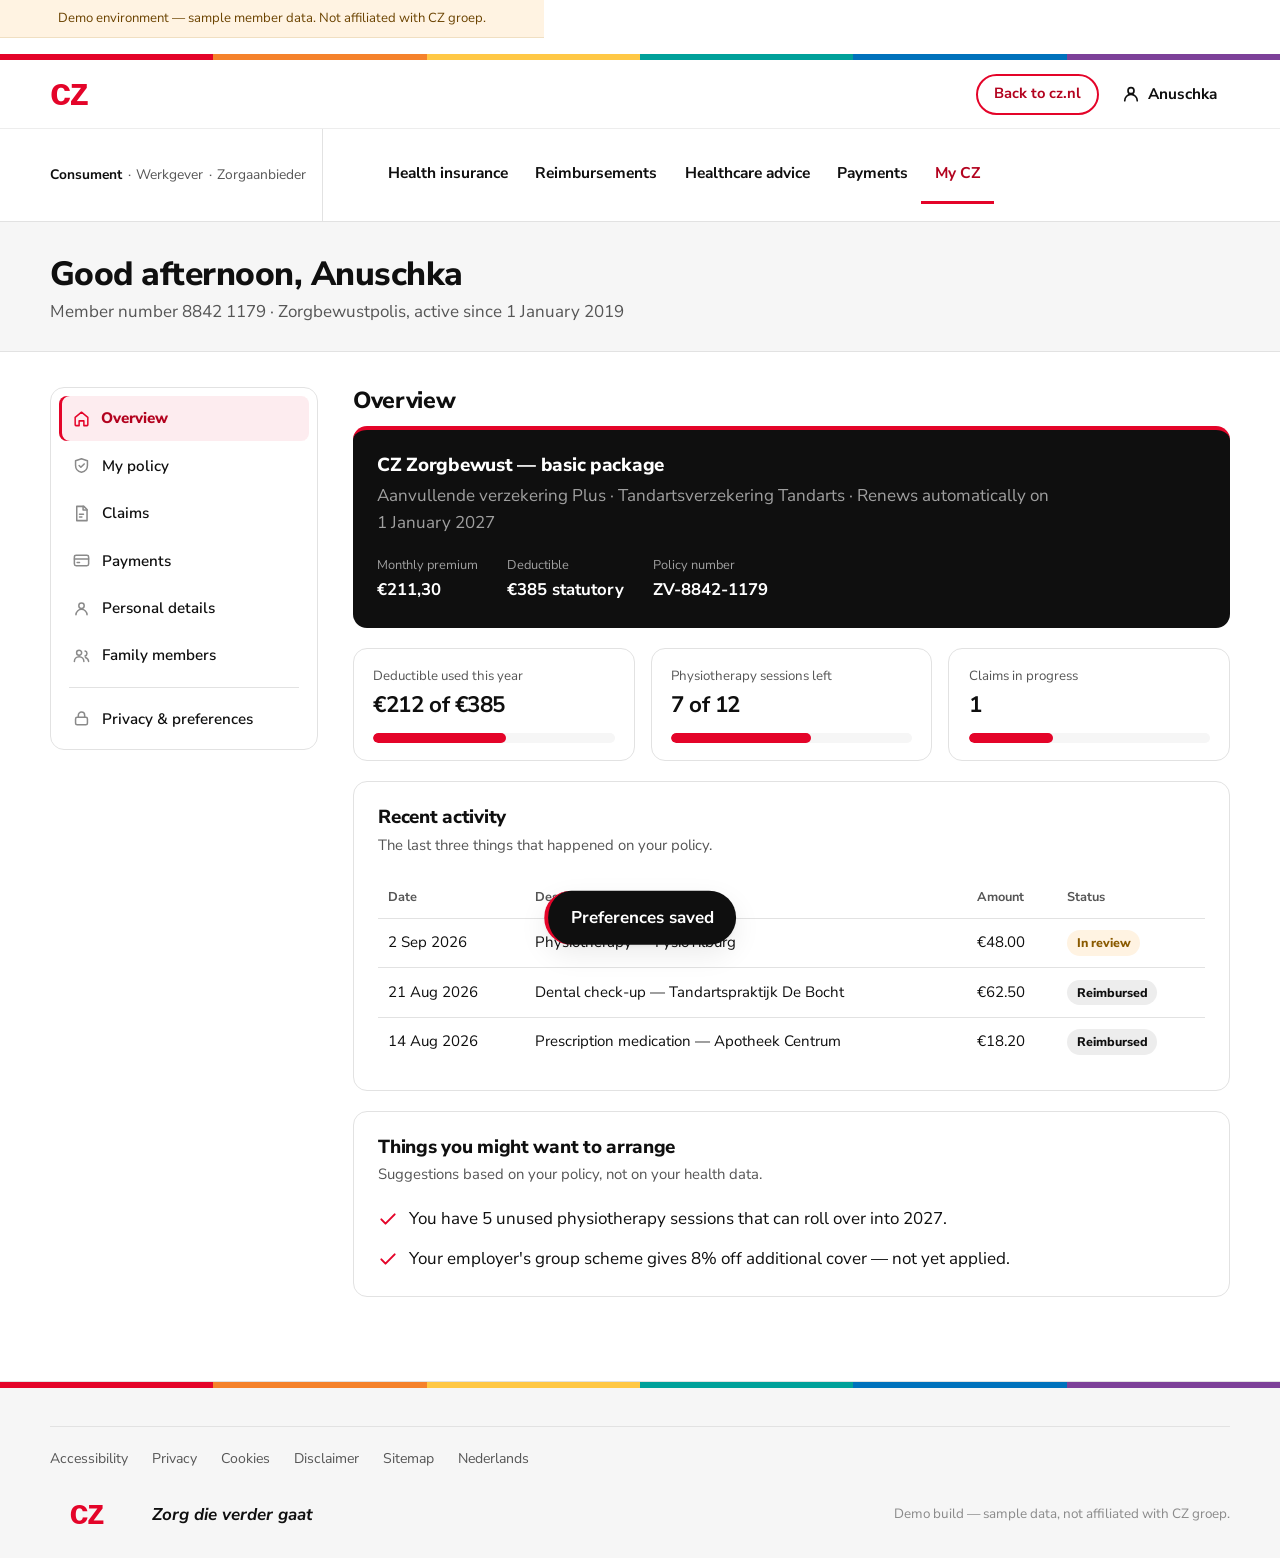
<file: mijn-cz.html>
<!DOCTYPE html>
<!-- DEMO ENVIRONMENT — NOT AFFILIATED WITH CZ GROEP. For product demonstration purposes only. -->
<html lang="en">
<head>
<meta charset="utf-8">
<meta name="viewport" content="width=device-width, initial-scale=1">
<meta name="robots" content="noindex, nofollow">
<title>My CZ — Anuschka Mader (demo)</title>

<!-- =====================================================================
     SCRIPT SLOT — intentionally empty (no cookie banner in this build).
     ================================================================== -->

<link rel="preconnect" href="https://fonts.googleapis.com">
<link rel="preconnect" href="https://fonts.gstatic.com" crossorigin>
<link href="https://fonts.googleapis.com/css2?family=Nunito+Sans:ital,opsz,wght@0,6..12,400;0,6..12,600;0,6..12,700;0,6..12,800&display=swap" rel="stylesheet">
<link rel="stylesheet" href="assets/css/site.css">
</head>
<body>

<div class="skip-links">
  <a href="#content">Naar de inhoud</a>
  <a href="#footer">Naar het einde</a>
</div>

<p class="demo-note">Demo environment — sample member data. Not affiliated with CZ groep.</p>

<header class="site-header">
  <div class="brandbar" aria-hidden="true"><i></i><i></i><i></i><i></i><i></i><i></i></div>
    <div class="wrap header-top">
    <a class="logo" href="index.html" aria-label="CZ, back to the homepage">
      <img src="https://www.cz.nl/resources/fe/images/logo.svg" alt="logo cz"
           width="96" height="40"
           onerror="this.onerror=null;this.src='assets/img/cz-logo.svg';">
    </a>
    <div class="header-tools">
      <button class="icon-btn nav-toggle" id="navToggle" aria-expanded="false" aria-controls="headerNav" aria-label="Menu">
        <svg width="20" height="20" viewBox="0 0 24 24" fill="none" stroke="currentColor" stroke-width="2" stroke-linecap="round"><path d="M3 6h18M3 12h18M3 18h18"/></svg>
      </button>
      <a class="btn btn--ghost btn--sm" href="index.html">Back to cz.nl</a>
      <a class="login-link" href="index.html">
        <svg width="20" height="20" viewBox="0 0 24 24" fill="none" stroke="currentColor" stroke-width="2" stroke-linecap="round"><circle cx="12" cy="8" r="3.6"/><path d="M4.5 20a7.5 7.5 0 0 1 15 0"/></svg>
        <span>Anuschka</span>
      </a>
    </div>
  </div>

  <div class="header-nav" id="headerNav">
    <div class="wrap nav-row">
      <div class="audience">
        <a href="index.html" aria-current="page">Consument</a> &middot;
        <a href="index.html">Werkgever</a> &middot;
        <a href="index.html">Zorgaanbieder</a>
      </div>
      <ul class="main-nav" id="mainNav">
        <li><a href="index.html#packages">Health insurance</a></li>
        <li><a href="index.html">Reimbursements</a></li>
        <li><a href="index.html#advice">Healthcare advice</a></li>
        <li><a href="index.html">Payments</a></li>
        <li><a href="mijn-cz.html" aria-current="page">My CZ</a></li>
      </ul>
    </div>
  </div>
</header>

<div class="account-hero">
  <div class="wrap">
    <h1>Good afternoon, Anuschka</h1>
    <p>Member number 8842 1179 &middot; Zorgbewustpolis, active since 1 January 2019</p>
  </div>
</div>

<main id="content">
<div class="wrap account-layout">

  <!-- SIDEBAR -->
  <nav class="account-nav" id="accountNav" role="tablist" aria-label="My CZ sections">
    <button role="tab" data-panel="overview" aria-selected="true">
      <svg width="19" height="19" viewBox="0 0 24 24" fill="none" stroke="currentColor" stroke-width="1.9" stroke-linecap="round" stroke-linejoin="round"><path d="M4 10.5 12 4l8 6.5V20a1 1 0 0 1-1 1h-4v-6H9v6H5a1 1 0 0 1-1-1Z"/></svg>
      Overview
    </button>
    <button role="tab" data-panel="policy" aria-selected="false">
      <svg width="19" height="19" viewBox="0 0 24 24" fill="none" stroke="currentColor" stroke-width="1.9" stroke-linecap="round" stroke-linejoin="round"><path d="M12 3.5 19.5 6v6c0 4.3-3.1 7.6-7.5 8.6C7.6 19.6 4.5 16.3 4.5 12V6Z"/><path d="m9 12 2.2 2.2L15.4 10"/></svg>
      My policy
    </button>
    <button role="tab" data-panel="claims" aria-selected="false">
      <svg width="19" height="19" viewBox="0 0 24 24" fill="none" stroke="currentColor" stroke-width="1.9" stroke-linecap="round" stroke-linejoin="round"><path d="M6 3h9l4 4v14H6Z"/><path d="M14 3v4.5H19"/><path d="M9.5 13h5M9.5 16.5h3"/></svg>
      Claims
    </button>
    <button role="tab" data-panel="payments" aria-selected="false">
      <svg width="19" height="19" viewBox="0 0 24 24" fill="none" stroke="currentColor" stroke-width="1.9" stroke-linecap="round" stroke-linejoin="round"><rect x="3" y="5.5" width="18" height="13" rx="2.2"/><path d="M3 10h18M6.5 14.5h3"/></svg>
      Payments
    </button>
    <button role="tab" data-panel="details" aria-selected="false">
      <svg width="19" height="19" viewBox="0 0 24 24" fill="none" stroke="currentColor" stroke-width="1.9" stroke-linecap="round" stroke-linejoin="round"><circle cx="12" cy="8.5" r="3.4"/><path d="M5 20a7 7 0 0 1 14 0"/></svg>
      Personal details
    </button>
    <button role="tab" data-panel="family" aria-selected="false">
      <svg width="19" height="19" viewBox="0 0 24 24" fill="none" stroke="currentColor" stroke-width="1.9" stroke-linecap="round" stroke-linejoin="round"><circle cx="9" cy="8.5" r="3.2"/><path d="M3 19.5a6 6 0 0 1 12 0"/><path d="M16.5 6.4a3.2 3.2 0 0 1 0 6.2M17 14.6a6 6 0 0 1 4 4.9"/></svg>
      Family members
    </button>
    <div class="nav-sep" role="presentation"></div>
    <button role="tab" data-panel="privacy" aria-selected="false">
      <svg width="19" height="19" viewBox="0 0 24 24" fill="none" stroke="currentColor" stroke-width="1.9" stroke-linecap="round" stroke-linejoin="round"><rect x="4.5" y="10.5" width="15" height="9.5" rx="2"/><path d="M8 10.5V7.8a4 4 0 0 1 8 0v2.7"/></svg>
      Privacy &amp; preferences
    </button>
  </nav>

  <!-- PANELS -->
  <div>

    <!-- OVERVIEW -->
    <section class="panel is-active" id="panel-overview" role="tabpanel" aria-label="Overview">
      <h2>Overview</h2>

      <div class="card policy-card">
        <h3>CZ Zorgbewust — basic package</h3>
        <p style="color:#A0A0A0;margin:0">Aanvullende verzekering Plus &middot; Tandartsverzekering Tandarts &middot; Renews automatically on 1 January 2027</p>
        <div class="policy-meta">
          <div><span>Monthly premium</span><strong>&euro;211,30</strong></div>
          <div><span>Deductible</span><strong>&euro;385 statutory</strong></div>
          <div><span>Policy number</span><strong>ZV-8842-1179</strong></div>
        </div>
      </div>

      <div class="stat-row">
        <div class="stat">
          <span>Deductible used this year</span>
          <strong>&euro;212 of &euro;385</strong>
          <div class="meter"><i style="width:55%"></i></div>
        </div>
        <div class="stat">
          <span>Physiotherapy sessions left</span>
          <strong>7 of 12</strong>
          <div class="meter"><i style="width:58%"></i></div>
        </div>
        <div class="stat">
          <span>Claims in progress</span>
          <strong>1</strong>
          <div class="meter"><i style="width:35%"></i></div>
        </div>
      </div>

      <div class="card">
        <h3>Recent activity</h3>
        <p class="card__hint">The last three things that happened on your policy.</p>
        <div class="table-scroll">
          <table class="data">
            <thead>
              <tr><th>Date</th><th>Description</th><th>Amount</th><th>Status</th></tr>
            </thead>
            <tbody>
              <tr><td>2 Sep 2026</td><td>Physiotherapy &mdash; FysioTilburg</td><td>&euro;48.00</td><td><span class="badge badge--wait">In review</span></td></tr>
              <tr><td>21 Aug 2026</td><td>Dental check-up &mdash; Tandartspraktijk De Bocht</td><td>&euro;62.50</td><td><span class="badge badge--ok">Reimbursed</span></td></tr>
              <tr><td>14 Aug 2026</td><td>Prescription medication &mdash; Apotheek Centrum</td><td>&euro;18.20</td><td><span class="badge badge--ok">Reimbursed</span></td></tr>
            </tbody>
          </table>
        </div>
      </div>

      <div class="card">
        <h3>Things you might want to arrange</h3>
        <p class="card__hint">Suggestions based on your policy, not on your health data.</p>
        <ul class="checklist" style="color:var(--ink)">
          <li>
            <svg width="20" height="20" viewBox="0 0 24 24" fill="none" stroke="var(--cz-red)" stroke-width="2.4" stroke-linecap="round" stroke-linejoin="round"><path d="m4 12.5 5 5L20 6.5"/></svg>
            <span>You have 5 unused physiotherapy sessions that can roll over into 2027.</span>
          </li>
          <li>
            <svg width="20" height="20" viewBox="0 0 24 24" fill="none" stroke="var(--cz-red)" stroke-width="2.4" stroke-linecap="round" stroke-linejoin="round"><path d="m4 12.5 5 5L20 6.5"/></svg>
            <span>Your employer's group scheme gives 8% off additional cover &mdash; not yet applied.</span>
          </li>
        </ul>
      </div>
    </section>

    <!-- POLICY -->
    <section class="panel" id="panel-policy" role="tabpanel" aria-label="My policy" hidden>
      <h2>My policy</h2>
      <p class="panel__intro">What you are covered for in 2026, and what changes on 1 January.</p>

      <div class="card">
        <h3>Natura Basisverzekering Zorgbewustpolis</h3>
        <p class="card__hint">&euro;156,95 per month &middot; deductible &euro;385 &middot; 100% with contracted providers, 70% with non-contracted providers.</p>
        <div class="table-scroll">
          <table class="data">
            <thead><tr><th>Cover</th><th>Reimbursed</th><th>Conditions</th></tr></thead>
            <tbody>
              <tr><td>GP care</td><td>100%</td><td>No deductible applies</td></tr>
              <tr><td>Hospital and specialist care</td><td>100%</td><td>Contracted providers, referral required</td></tr>
              <tr><td>Prescription medication</td><td>100%</td><td>Preference policy applies</td></tr>
              <tr><td>Maternity care</td><td>100%</td><td>Personal contribution per hour</td></tr>
            </tbody>
          </table>
        </div>
      </div>

      <div class="card">
        <h3>Aanvullende verzekering Plus</h3>
        <p class="card__hint">&euro;27,35 per month.</p>
        <div class="table-scroll">
          <table class="data">
            <thead><tr><th>Cover</th><th>Reimbursed</th><th>Used this year</th></tr></thead>
            <tbody>
              <tr><td>Physiotherapy</td><td>12 sessions (roll over max 5)</td><td>5 sessions</td></tr>
              <tr><td>Glasses and contacts</td><td>&euro;100</td><td>&euro;0</td></tr>
              <tr><td>Alternative healthcare</td><td>&euro;350, max &euro;40 per day</td><td>&euro;80</td></tr>
              <tr><td>Urgent healthcare abroad</td><td>100% worldwide</td><td>Not used</td></tr>
            </tbody>
          </table>
        </div>
      </div>
    </section>

    <!-- CLAIMS -->
    <section class="panel" id="panel-claims" role="tabpanel" aria-label="Claims" hidden>
      <h2>Claims and reimbursements</h2>
      <p class="panel__intro">Most contracted providers invoice us directly. Anything you paid yourself shows up here.</p>

      <div class="card">
        <div class="actions-row" style="margin:0 0 1.2rem">
          <button class="btn btn--primary btn--sm" type="button">Submit a new claim</button>
          <button class="btn btn--ghost btn--sm" type="button">Download year overview</button>
        </div>
        <div class="table-scroll">
          <table class="data">
            <thead><tr><th>Submitted</th><th>Provider</th><th>Treatment</th><th>Claimed</th><th>Reimbursed</th><th>Status</th></tr></thead>
            <tbody>
              <tr><td>2 Sep 2026</td><td>FysioTilburg</td><td>Physiotherapy session 5</td><td>&euro;48.00</td><td>&mdash;</td><td><span class="badge badge--wait">In review</span></td></tr>
              <tr><td>21 Aug 2026</td><td>Tandartspraktijk De Bocht</td><td>Check-up and cleaning</td><td>&euro;62.50</td><td>&euro;62.50</td><td><span class="badge badge--ok">Paid 24 Aug</span></td></tr>
              <tr><td>14 Aug 2026</td><td>Apotheek Centrum</td><td>Prescription medication</td><td>&euro;18.20</td><td>&euro;18.20</td><td><span class="badge badge--ok">Paid 16 Aug</span></td></tr>
              <tr><td>3 Jul 2026</td><td>Praktijk Vitaal</td><td>Manual therapy</td><td>&euro;54.00</td><td>&euro;40.00</td><td><span class="badge badge--ok">Partly paid</span></td></tr>
              <tr><td>19 May 2026</td><td>Oogziekenhuis Rotterdam</td><td>Outpatient consultation</td><td>&euro;164.00</td><td>&euro;0.00</td><td><span class="badge badge--off">Deductible</span></td></tr>
            </tbody>
          </table>
        </div>
      </div>
    </section>

    <!-- PAYMENTS -->
    <section class="panel" id="panel-payments" role="tabpanel" aria-label="Payments" hidden>
      <h2>Payments</h2>
      <p class="panel__intro">Your premium, your deductible invoices, and how you pay them.</p>

      <div class="stat-row">
        <div class="stat"><span>Next collection</span><strong>&euro;211,30</strong><div class="meter"><i style="width:100%"></i></div></div>
        <div class="stat"><span>Open balance</span><strong>&euro;0.00</strong></div>
        <div class="stat"><span>Payment method</span><strong>Direct debit</strong></div>
      </div>

      <div class="card">
        <h3>Direct debit</h3>
        <p class="card__hint">Collected on the 26th of each month.</p>
        <div class="field-grid">
          <div class="field"><label for="iban">IBAN</label><input id="iban" type="text" value="NL24 RABO 0123 4567 89"></div>
          <div class="field"><label for="holder">Account holder</label><input id="holder" type="text" value="A. Mader"></div>
        </div>
        <div class="actions-row"><button class="btn btn--primary btn--sm" type="button">Save payment details</button></div>
      </div>

      <div class="card">
        <h3>Invoices</h3>
        <div class="table-scroll">
          <table class="data">
            <thead><tr><th>Period</th><th>Description</th><th>Amount</th><th>Status</th></tr></thead>
            <tbody>
              <tr><td>Sep 2026</td><td>Monthly premium</td><td>&euro;211,30</td><td><span class="badge badge--wait">Scheduled</span></td></tr>
              <tr><td>Aug 2026</td><td>Monthly premium</td><td>&euro;211,30</td><td><span class="badge badge--ok">Paid</span></td></tr>
              <tr><td>Jun 2026</td><td>Deductible &mdash; outpatient consultation</td><td>&euro;164.00</td><td><span class="badge badge--ok">Paid</span></td></tr>
            </tbody>
          </table>
        </div>
      </div>
    </section>

    <!-- PERSONAL DETAILS -->
    <section class="panel" id="panel-details" role="tabpanel" aria-label="Personal details" hidden>
      <h2>Personal details</h2>
      <p class="panel__intro">Keep these up to date so we can reach you about your care.</p>

      <div class="card">
        <h3>Contact details</h3>
        <div class="field-grid">
          <div class="field"><label for="fname">First name</label><input id="fname" type="text" value="Anuschka"></div>
          <div class="field"><label for="lname">Surname</label><input id="lname" type="text" value="Mader"></div>
          <div class="field"><label for="dob">Date of birth</label><input id="dob" type="text" value="12 March 1987"></div>
          <div class="field"><label for="bsn">Citizen service number</label><input id="bsn" type="text" value="•••• •• 429"></div>
          <div class="field"><label for="email">Email</label><input id="email" type="email" value="anuschka.mader@example.nl"></div>
          <div class="field"><label for="phone">Mobile</label><input id="phone" type="tel" value="+31 6 24 88 11 79"></div>
        </div>
        <div class="actions-row"><button class="btn btn--primary btn--sm" type="button">Save changes</button></div>
      </div>

      <div class="card">
        <h3>Address</h3>
        <div class="field-grid">
          <div class="field"><label for="street">Street and number</label><input id="street" type="text" value="Ringbaan Oost 142"></div>
          <div class="field"><label for="postcode">Postcode</label><input id="postcode" type="text" value="5013 CD"></div>
          <div class="field"><label for="city">City</label><input id="city" type="text" value="Tilburg"></div>
          <div class="field"><label for="country">Country</label><input id="country" type="text" value="Netherlands"></div>
        </div>
        <div class="actions-row"><button class="btn btn--primary btn--sm" type="button">Save address</button></div>
      </div>
    </section>

    <!-- FAMILY -->
    <section class="panel" id="panel-family" role="tabpanel" aria-label="Family members" hidden>
      <h2>Family members</h2>
      <p class="panel__intro">People insured on your policy. Children under 18 are covered free of charge.</p>

      <div class="card">
        <div class="table-scroll">
          <table class="data">
            <thead><tr><th>Name</th><th>Relationship</th><th>Package</th><th>Deductible used</th><th>Status</th></tr></thead>
            <tbody>
              <tr><td>Anuschka Mader</td><td>Policyholder</td><td>Zorgbewustpolis + Plus + Tandarts</td><td>&euro;212 of &euro;385</td><td><span class="badge badge--ok">Active</span></td></tr>
              <tr><td>Joris Mader</td><td>Partner</td><td>Zorgbewustpolis + Plus</td><td>&euro;0 of &euro;385</td><td><span class="badge badge--ok">Active</span></td></tr>
              <tr><td>Fenna Mader</td><td>Child (9)</td><td>Zorgbewustpolis + Plus</td><td>Not applicable</td><td><span class="badge badge--ok">Free of charge</span></td></tr>
            </tbody>
          </table>
        </div>
        <div class="actions-row"><button class="btn btn--ghost btn--sm" type="button">Add a family member</button></div>
      </div>
    </section>

    <!-- PRIVACY & PREFERENCES -->
    <section class="panel" id="panel-privacy" role="tabpanel" aria-label="Privacy and preferences" hidden>
      <h2>Privacy &amp; preferences</h2>
      <p class="panel__intro">You decide how CZ contacts you and what we may do with your data. Changes apply across the website, the app, email and our contact centre.</p>

      <!-- CHANNELS -->
      <div class="card">
        <h3>How we may contact you</h3>
        <p class="card__hint">Messages about your policy, invoices and claims are always sent — we are legally required to reach you about those.</p>

        <div class="pref-row">
          <div class="pref-row__text">
            <strong>Policy and service messages</strong>
            <span>Renewals, invoices, claim decisions. Cannot be switched off.</span>
          </div>
          <label class="toggle">
            <input type="checkbox" checked disabled data-purpose-id="service-messages" aria-label="Policy and service messages (always on)">
            <span class="track"></span>
          </label>
        </div>

        <div class="pref-row">
          <div class="pref-row__text"><strong>Email</strong><span>Health tips, member offers and the CZ newsletter.</span></div>
          <label class="toggle"><input type="checkbox" checked data-purpose-id="channel-email" aria-label="Email"><span class="track"></span></label>
        </div>

        <div class="pref-row">
          <div class="pref-row__text"><strong>Text message</strong><span>Short reminders, for example about an expiring reimbursement.</span></div>
          <label class="toggle"><input type="checkbox" data-purpose-id="channel-sms" aria-label="Text message"><span class="track"></span></label>
        </div>

        <div class="pref-row">
          <div class="pref-row__text"><strong>Push notifications</strong><span>Alerts in the CZ app when a claim is settled.</span></div>
          <label class="toggle"><input type="checkbox" checked data-purpose-id="channel-push" aria-label="Push notifications"><span class="track"></span></label>
        </div>

        <div class="pref-row">
          <div class="pref-row__text"><strong>Telephone</strong><span>Our care advisors may call you about your cover.</span></div>
          <label class="toggle"><input type="checkbox" data-purpose-id="channel-phone" aria-label="Telephone"><span class="track"></span></label>
        </div>

        <div class="pref-row">
          <div class="pref-row__text"><strong>Post</strong><span>Printed policy documents and the annual overview.</span></div>
          <label class="toggle"><input type="checkbox" data-purpose-id="channel-post" aria-label="Post"><span class="track"></span></label>
        </div>
      </div>

      <!-- FREQUENCY (opt-down) -->
      <div class="card">
        <h3>How often you hear from us</h3>
        <p class="card__hint">Rather than switching everything off, you can turn the volume down.</p>
        <div class="freq" role="radiogroup" aria-label="Contact frequency">
          <label><input type="radio" name="frequency" value="all" data-purpose-id="frequency"><span><strong>Everything</strong><span>Tips, offers and news as they are published.</span></span></label>
          <label><input type="radio" name="frequency" value="monthly" checked data-purpose-id="frequency"><span><strong>A monthly summary</strong><span>One email a month with the things that matter most.</span></span></label>
          <label><input type="radio" name="frequency" value="essential" data-purpose-id="frequency"><span><strong>Only what is essential</strong><span>Nothing but policy and claim messages.</span></span></label>
        </div>
      </div>

      <!-- TOPICS -->
      <div class="card">
        <h3>What you want to hear about</h3>
        <p class="card__hint">Pick the subjects that fit your situation. We will leave the rest out.</p>
        <div class="topics">
          <label class="topic"><input type="checkbox" checked data-purpose-id="topic-movement"><span>Physiotherapy and movement</span></label>
          <label class="topic"><input type="checkbox" data-purpose-id="topic-mental"><span>Mental wellbeing</span></label>
          <label class="topic"><input type="checkbox" checked data-purpose-id="topic-family"><span>Pregnancy and family</span></label>
          <label class="topic"><input type="checkbox" data-purpose-id="topic-chronic"><span>Living with a chronic condition</span></label>
          <label class="topic"><input type="checkbox" data-purpose-id="topic-ageing"><span>Healthy ageing</span></label>
          <label class="topic"><input type="checkbox" checked data-purpose-id="topic-nutrition"><span>Nutrition and prevention</span></label>
        </div>
      </div>

      <!-- HEALTH DATA -->
      <div class="card">
        <h3>Use of your health data</h3>
        <p class="card__hint">Health data is sensitive, so we only use it beyond claim handling if you say yes.</p>

        <div class="sensitive-note">
          <p>These choices are recorded separately with the wording of the notice you were shown, and can be withdrawn at any moment without affecting your cover.</p>
        </div>

        <div class="pref-row" style="margin-top:1rem">
          <div class="pref-row__text">
            <strong>Personal care advice based on my claims</strong>
            <span>Lets an advisor see, for example, that you are mid-treatment and suggest a contracted clinic with a shorter wait.</span>
          </div>
          <label class="toggle"><input type="checkbox" checked data-purpose-id="health-care-advice" aria-label="Personal care advice based on my claims"><span class="track"></span></label>
        </div>

        <div class="pref-row">
          <div class="pref-row__text">
            <strong>Invitations to prevention programmes</strong>
            <span>We may approach you about programmes such as stop-smoking support or back-pain coaching.</span>
          </div>
          <label class="toggle"><input type="checkbox" data-purpose-id="health-prevention" aria-label="Invitations to prevention programmes"><span class="track"></span></label>
        </div>

        <div class="pref-row">
          <div class="pref-row__text">
            <strong>Anonymised use for healthcare research</strong>
            <span>Aggregated, non-identifiable data helps us see where care in your region falls short.</span>
          </div>
          <label class="toggle"><input type="checkbox" checked data-purpose-id="health-research" aria-label="Anonymised use for healthcare research"><span class="track"></span></label>
        </div>
      </div>

      <!-- PERSONALISATION -->
      <div class="card">
        <h3>Personalisation</h3>
        <p class="card__hint">How tailored the website, the app and our emails are.</p>

        <div class="pref-row">
          <div class="pref-row__text"><strong>Tailored content on cz.nl and in the app</strong><span>Show the reimbursements and pages that match your package first.</span></div>
          <label class="toggle"><input type="checkbox" checked data-purpose-id="personalisation-onsite" aria-label="Tailored content"><span class="track"></span></label>
        </div>

        <div class="pref-row">
          <div class="pref-row__text"><strong>Tailored email content</strong><span>Adjust what is in your monthly summary based on what you open.</span></div>
          <label class="toggle"><input type="checkbox" data-purpose-id="personalisation-email" aria-label="Tailored email content"><span class="track"></span></label>
        </div>

        <div class="pref-row">
          <div class="pref-row__text"><strong>Advertising on other platforms</strong><span>Let CZ show you information on social media and partner websites.</span></div>
          <label class="toggle"><input type="checkbox" data-purpose-id="advertising-offsite" aria-label="Advertising on other platforms"><span class="track"></span></label>
        </div>
      </div>

      <div class="actions-row">
        <button class="btn btn--primary" type="button" id="savePrefs">Save preferences</button>
        <button class="btn btn--ghost btn--sm" type="button" id="resetPrefs">Reset to last saved</button>
        <button class="danger-link" type="button" id="withdrawAll">Withdraw all optional consent</button>
      </div>

      <!-- RIGHTS -->
      <div class="card" style="margin-top:2rem">
        <h3>Your rights over your data</h3>
        <p class="card__hint">Requests are handled within one month. You will get a confirmation by email.</p>
        <div class="rights">
          <button type="button" data-request="access"><strong>Request a copy of my data</strong><span>Everything CZ holds, in a readable file.</span></button>
          <button type="button" data-request="correct"><strong>Correct my data</strong><span>Tell us what is wrong and we will fix it.</span></button>
          <button type="button" data-request="erase"><strong>Delete my data</strong><span>Subject to the legal retention periods for insurers.</span></button>
        </div>
      </div>

      <!-- CONSENT HISTORY -->
      <div class="card">
        <h3>Your consent history</h3>
        <p class="card__hint">Every change is logged with the wording you were shown and where it was captured. New changes appear here as soon as you save.</p>
        <div class="table-scroll">
          <table class="data" id="consentHistory">
            <thead>
              <tr><th>Date</th><th>Purpose</th><th>Action</th><th>Notice version</th><th>Captured via</th></tr>
            </thead>
            <tbody>
              <tr><td>2 Sep 2026</td><td>Push notifications</td><td>Opted in</td><td>NL-PRIV-4.2</td><td>CZ app</td></tr>
              <tr><td>18 Jun 2026</td><td>Personal care advice based on claims</td><td>Opted in</td><td>NL-PRIV-4.1</td><td>My CZ</td></tr>
              <tr><td>18 Jun 2026</td><td>Contact frequency</td><td>Changed to monthly summary</td><td>NL-PRIV-4.1</td><td>My CZ</td></tr>
              <tr><td>4 Feb 2026</td><td>Telephone</td><td>Opted out</td><td>NL-PRIV-4.0</td><td>Contact centre</td></tr>
              <tr><td>1 Jan 2026</td><td>Email newsletter</td><td>Opted in</td><td>NL-PRIV-4.0</td><td>Sign-up form</td></tr>
            </tbody>
          </table>
        </div>
      </div>

    </section>

  </div>
</div>
</main>

<div class="toast" id="toast" role="status" aria-live="polite">Preferences saved</div>

<footer class="site-footer" id="footer">
  <div class="brandbar" aria-hidden="true"><i></i><i></i><i></i><i></i><i></i><i></i></div>
    <div class="wrap">
    <div class="footer-legal">
      <a href="index.html">Accessibility</a>
      <a href="mijn-cz.html#privacy">Privacy</a>
      <a href="mijn-cz.html#privacy">Cookies</a>
      <a href="index.html">Disclaimer</a>
      <a href="index.html">Sitemap</a>
      <a href="index.html">Nederlands</a>
    </div>
    <div class="footer-sign">
      <img src="https://www.cz.nl/resources/fe/images/logo.svg" alt="logo"
           width="86" height="36" onerror="this.onerror=null;this.src='assets/img/cz-logo.svg';">
      <span class="tagline">Zorg die verder gaat</span>
      <span class="disclaimer">Demo build — sample data, not affiliated with CZ groep.</span>
    </div>
  </div>
</footer>

<script src="assets/js/site.js"></script>
<script src="assets/js/preferences.js"></script>
</body>
</html>
</file>
<file: assets/css/site.css>
/* ============================================================================
   CZ demo site — stylesheet
   Brand set: red #E40429, white, near-black #0F0F0F (CZ's registered palette).
   Layout follows cz.nl: white-dominant pages, red used only for actions and
   accents, dark text, generous whitespace, wide banner images.
   ========================================================================= */

:root {
  --cz-red:        #E40429;
  --cz-red-dark:   #B3031F;
  --cz-red-tint:   #FDECEF;
  --cz-black:      #0F0F0F;

  /* --- Colour strip along the top of every page ------------------------
     Six equal segments, left to right. Change these six values (and the
     matching block in assets/css/app.css) to match CZ's exact strip.     */
  --bar-1: #E40429;
  --bar-2: #F5822B;
  --bar-3: #FFC845;
  --bar-4: #00A19A;
  --bar-5: #0072BC;
  --bar-6: #7D4199;

  --ink:           #0F0F0F;
  --ink-soft:      #565656;
  --ink-faint:     #8A8A8A;
  --line:          #E2E2E2;
  --line-soft:     #EDEDED;
  --surface:       #FFFFFF;
  --surface-alt:   #F6F6F6;
  --tint:          #F0F0F0;

  --ok-bg: #EDEDED;  --ok-fg: #0F0F0F;
  --wait-bg: #FFF3E2; --wait-fg: #8A5A00;
  --off-bg: #F5F5F5;  --off-fg: #767676;

  --radius-s: 8px;
  --radius:   14px;
  --radius-l: 20px;
  --shadow:   0 2px 4px rgba(0,0,0,.05), 0 10px 28px rgba(0,0,0,.08);

  --wrap: 1180px;
}

*, *::before, *::after { box-sizing: border-box; }
html { -webkit-text-size-adjust: 100%; scroll-behavior: smooth; }

body {
  margin: 0;
  font-family: "Nunito Sans", -apple-system, BlinkMacSystemFont, "Segoe UI", Arial, sans-serif;
  font-size: 17px; line-height: 1.6;
  color: var(--ink); background: var(--surface);
  -webkit-font-smoothing: antialiased;
}

img { max-width: 100%; display: block; }

a { color: var(--cz-red-dark); text-decoration: underline; text-underline-offset: 3px; }
a:hover { color: var(--cz-black); }

h1, h2, h3, h4 { margin: 0 0 .5em; line-height: 1.2; font-weight: 800; letter-spacing: -.015em; }
h1 { font-size: clamp(1.9rem, 4vw, 2.7rem); }
h2 { font-size: clamp(1.5rem, 2.8vw, 2rem); }
h3 { font-size: 1.18rem; }
p  { margin: 0 0 1rem; max-width: 68ch; }

:focus-visible { outline: 3px solid var(--cz-red); outline-offset: 2px; border-radius: 4px; }

.wrap { width: min(100% - 2.5rem, var(--wrap)); margin-inline: auto; }

.skip-links { background: var(--surface-alt); }
.skip-links a {
  position: absolute; left: -9999px; top: 0; z-index: 999;
  background: var(--cz-black); color: #fff; padding: .8rem 1.2rem;
}
.skip-links a:focus { left: 0; }

.visually-hidden {
  position: absolute; width: 1px; height: 1px; overflow: hidden;
  clip: rect(0 0 0 0); clip-path: inset(50%); white-space: nowrap;
}

/* ---------- Buttons ----------------------------------------------------- */

.btn {
  display: inline-flex; align-items: center; gap: .5rem;
  font: inherit; font-weight: 700;
  border: 2px solid transparent; border-radius: 999px;
  padding: .66rem 1.4rem; cursor: pointer; text-decoration: none;
  transition: background-color .15s ease, color .15s ease, border-color .15s ease;
}
.btn--primary { background: var(--cz-red); color: #fff; }
.btn--primary:hover { background: var(--cz-red-dark); color: #fff; }
.btn--ghost { background: #fff; color: var(--cz-red-dark); border-color: var(--cz-red); }
.btn--ghost:hover { background: var(--cz-red); color: #fff; }
.btn--dark { background: var(--cz-black); color: #fff; }
.btn--dark:hover { background: var(--cz-red); color: #fff; }
.btn--sm { padding: .42rem 1rem; font-size: .92rem; }

.link-arrow {
  display: inline-flex; align-items: center; gap: .4rem;
  font-weight: 700; text-decoration: none; color: var(--cz-red-dark);
}
.link-arrow:hover { color: var(--cz-black); text-decoration: underline; }
.link-arrow svg { flex: none; transition: transform .15s ease; }
.link-arrow:hover svg { transform: translateX(3px); }

/* ---------- Logo -------------------------------------------------------- */

.logo { display: inline-flex; align-items: center; text-decoration: none; }
.logo img { height: 40px; width: auto; }

/* ---------- Colour strip ------------------------------------------------ */

.brandbar { display: flex; height: 6px; width: 100%; }
.brandbar i { flex: 1 1 0; display: block; }
.brandbar i:nth-child(1) { background: var(--bar-1); }
.brandbar i:nth-child(2) { background: var(--bar-2); }
.brandbar i:nth-child(3) { background: var(--bar-3); }
.brandbar i:nth-child(4) { background: var(--bar-4); }
.brandbar i:nth-child(5) { background: var(--bar-5); }
.brandbar i:nth-child(6) { background: var(--bar-6); }

/* Repeated at the foot of the page so it frames the whole layout */
.site-footer .brandbar { margin-bottom: 2.4rem; }

/* ---------- Header (two rows, as on cz.nl) ------------------------------ */

.site-header { position: sticky; top: 0; z-index: 80; background: #fff; }

.header-top {
  display: flex; align-items: center; gap: 1.25rem;
  padding: .85rem 0;
}
.header-top .logo { margin-right: auto; }
.header-tools { display: flex; align-items: center; gap: .55rem; }

.icon-btn {
  display: inline-grid; place-items: center;
  width: 42px; height: 42px; border-radius: 50%;
  border: 1px solid var(--line); background: #fff; color: var(--ink); cursor: pointer;
}
.icon-btn:hover { background: var(--surface-alt); color: var(--cz-red); }

.login-link {
  display: inline-flex; align-items: center; gap: .45rem;
  text-decoration: none; color: var(--ink); font-weight: 700; font-size: .96rem;
  padding: .5rem .8rem; border-radius: 999px;
}
.login-link:hover { background: var(--cz-red-tint); color: var(--cz-red-dark); }

.nav-toggle { display: none; }

/* Nav row */
.header-nav { border-top: 1px solid var(--line-soft); border-bottom: 1px solid var(--line); }
.nav-row { display: flex; align-items: center; gap: .1rem; }

.audience {
  display: inline-flex; align-items: center; gap: .35rem;
  font-size: .86rem; color: var(--ink-soft); padding-right: 1rem; margin-right: .6rem;
  border-right: 1px solid var(--line); align-self: stretch;
}
.audience a { color: var(--ink-soft); text-decoration: none; }
.audience a:hover { color: var(--cz-red-dark); text-decoration: underline; }
.audience a[aria-current="page"] { color: var(--ink); font-weight: 700; }

.main-nav { display: flex; align-items: stretch; }
.main-nav > li { list-style: none; position: relative; }
.main-nav > li > a,
.main-nav > li > button {
  display: inline-flex; align-items: center; gap: .35rem;
  font: inherit; font-weight: 700; font-size: .97rem; color: var(--ink);
  background: none; border: 0; cursor: pointer; text-decoration: none;
  padding: .95rem .85rem; border-bottom: 3px solid transparent;
}
.main-nav > li > a:hover,
.main-nav > li > button:hover { color: var(--cz-red-dark); border-bottom-color: var(--line); }
.main-nav > li > a[aria-current="page"],
.main-nav > li > button[aria-expanded="true"] { color: var(--cz-red-dark); border-bottom-color: var(--cz-red); }
.main-nav .caret { transition: transform .15s ease; }
.main-nav > li > button[aria-expanded="true"] .caret { transform: rotate(180deg); }

/* Mega menu */
.mega {
  display: none;
  position: absolute; top: 100%; left: -1rem; z-index: 90;
  background: #fff; border: 1px solid var(--line); border-top: 0;
  border-radius: 0 0 var(--radius) var(--radius); box-shadow: var(--shadow);
  padding: 1.4rem 1.6rem; min-width: 520px;
}
.mega.is-open { display: grid; grid-template-columns: repeat(2, minmax(200px, 1fr)); gap: 1.6rem; }
.mega ul { list-style: none; margin: 0; padding: 0; display: grid; gap: .1rem; }
.mega a {
  display: block; padding: .45rem .5rem; border-radius: var(--radius-s);
  text-decoration: none; color: var(--ink); font-size: .95rem; font-weight: 600;
}
.mega a:hover { background: var(--cz-red-tint); color: var(--cz-red-dark); }
.mega h4 { font-size: .8rem; color: var(--ink-faint); margin: 0 0 .4rem .5rem; font-weight: 700; }

.search-drawer { display: none; border-bottom: 1px solid var(--line); background: var(--surface-alt); padding: 1rem 0; }
.search-drawer.is-open { display: block; }
.search-drawer form { display: flex; gap: .6rem; }
.search-drawer input {
  flex: 1; font: inherit; padding: .8rem 1.1rem;
  border: 1px solid var(--line); border-radius: 999px; background: #fff;
}

/* ---------- Banner + intro (cz.nl pattern) ------------------------------ */

.banner { background: var(--surface-alt); }
.banner img {
  width: 100%; aspect-ratio: 1280 / 360; object-fit: cover; object-position: center 38%;
}
@media (max-width: 760px) { .banner img { aspect-ratio: 16 / 11; } }

.intro { padding: 2.4rem 0 1rem; }
.intro__grid { display: grid; grid-template-columns: 1.25fr .75fr; gap: 2.5rem; align-items: start; }
.intro p { color: var(--ink-soft); font-size: 1.05rem; }
.intro__cta { display: flex; flex-wrap: wrap; gap: .7rem; margin-top: 1.2rem; }

.usp { list-style: none; margin: 0; padding: 0; display: grid; gap: .85rem; }
.usp li { display: flex; gap: .7rem; align-items: flex-start; font-size: .98rem; }
.usp svg { flex: none; margin-top: .3rem; color: var(--cz-red); }
.usp strong { font-weight: 800; }

/* ---------- Sections ---------------------------------------------------- */

.section { padding: 3.2rem 0; }
.section--alt { background: var(--surface-alt); }
.section__head { max-width: 44rem; margin-bottom: 1.8rem; }
.section__head p { color: var(--ink-soft); }

/* Three link cards */
.quicklinks { display: grid; grid-template-columns: repeat(3, 1fr); gap: 1.25rem; }
.quick {
  background: #fff; border: 1px solid var(--line); border-radius: var(--radius);
  padding: 1.5rem 1.4rem; display: flex; flex-direction: column;
}
.quick__icon {
  width: 46px; height: 46px; border-radius: 12px; display: grid; place-items: center;
  margin-bottom: .9rem; background: var(--cz-red-tint); color: var(--cz-red);
}
.quick h3 { margin-bottom: .35rem; }
.quick p { color: var(--ink-soft); font-size: .96rem; }
.quick p:first-of-type { flex: 1; }
.quick p:last-of-type { margin-bottom: 0; }

/* Package comparison cards */
.packages { display: grid; grid-template-columns: repeat(3, 1fr); gap: 1.25rem; align-items: start; }
.pkg {
  position: relative; background: #fff;
  border: 1px solid var(--line); border-radius: var(--radius);
  padding: 1.5rem 1.4rem; display: flex; flex-direction: column; height: 100%;
}
.pkg--popular { border: 2px solid var(--cz-red); }
.pkg__flag {
  position: absolute; top: -13px; left: 1.4rem;
  background: var(--cz-red); color: #fff; font-size: .78rem; font-weight: 800;
  padding: .2rem .8rem; border-radius: 999px;
}
.pkg h3 { font-size: 1.1rem; margin-bottom: .6rem; }
.pkg__price { display: flex; align-items: baseline; gap: .35rem; margin-bottom: .15rem; }
.pkg__price strong { font-size: 2rem; letter-spacing: -.03em; }
.pkg__price span { color: var(--ink-soft); font-size: .92rem; }
.pkg__deductible { color: var(--ink-soft); font-size: .88rem; margin-bottom: 1.1rem; }
.pkg ul { list-style: none; margin: 0 0 1.3rem; padding: 0; display: grid; gap: .7rem; flex: 1; }
.pkg li { display: flex; gap: .65rem; align-items: flex-start; font-size: .93rem; color: var(--ink-soft); }
.pkg li b { color: var(--ink); font-weight: 800; flex: none; min-width: 2.6rem; }
.pkg__actions { display: grid; gap: .55rem; }

.pkg-note { color: var(--ink-soft); font-size: .92rem; margin-top: 1.4rem; }

/* Alternating photo / text rows */
.cluster { display: grid; gap: 2.5rem; }
.cluster__row { display: grid; grid-template-columns: 1fr 1fr; gap: 2.5rem; align-items: center; }
.cluster__row:nth-child(even) .cluster__media { order: 2; }
.cluster__media { border-radius: var(--radius-l); overflow: hidden; background: var(--tint); aspect-ratio: 16 / 9; }
.cluster__media img { width: 100%; height: 100%; object-fit: cover; object-position: center; }
.cluster__body p { color: var(--ink-soft); }

/* Why CZ — three figures */
.trust { display: grid; grid-template-columns: repeat(3, 1fr); gap: 1.25rem; }
.trust div { border-top: 3px solid var(--cz-red); padding-top: 1.1rem; }
.trust strong { display: block; font-size: 2rem; letter-spacing: -.03em; line-height: 1.1; }
.trust span { color: var(--ink-soft); font-size: .96rem; }

/* Register and switch */
.switch-block { display: grid; grid-template-columns: 1.1fr .9fr; gap: 2.5rem; align-items: center; }
.checklist { list-style: none; margin: 0; padding: 0; display: grid; gap: .8rem; }
.checklist li { display: flex; gap: .7rem; align-items: flex-start; }
.checklist svg { flex: none; margin-top: .28rem; color: var(--cz-red); }

/* FAQ */
.faq { border-top: 1px solid var(--line); max-width: 52rem; }
.faq__item { border-bottom: 1px solid var(--line); }
.faq__q {
  width: 100%; background: none; border: 0; font: inherit; font-weight: 700;
  text-align: left; padding: 1.1rem 2.5rem 1.1rem 0; cursor: pointer; color: var(--ink); position: relative;
}
.faq__q:hover { color: var(--cz-red-dark); }
.faq__q::after {
  content: ""; position: absolute; right: .4rem; top: 50%;
  width: 10px; height: 10px; margin-top: -7px;
  border-right: 2.5px solid var(--cz-red); border-bottom: 2.5px solid var(--cz-red);
  transform: rotate(45deg); transition: transform .2s ease;
}
.faq__q[aria-expanded="true"]::after { transform: rotate(-135deg); margin-top: -2px; }
.faq__a { display: none; padding: 0 0 1.3rem; color: var(--ink-soft); }
.faq__a.is-open { display: block; }

/* ---------- Footer (light, as the rest of the site) --------------------- */

.site-footer { background: var(--surface-alt); border-top: 1px solid var(--line); padding: 0 0 1.6rem; margin-top: 3rem; }
.footer-grid { display: grid; grid-template-columns: repeat(4, 1fr); gap: 2rem; }
.footer-grid h4 { font-size: .98rem; }
.footer-grid ul { list-style: none; margin: 0; padding: 0; display: grid; gap: .5rem; }
.footer-grid a { color: var(--ink); text-decoration: none; font-size: .94rem; }
.footer-grid a:hover { color: var(--cz-red-dark); text-decoration: underline; }

.footer-legal {
  margin-top: 2.2rem; padding-top: 1.3rem; border-top: 1px solid var(--line);
  display: flex; flex-wrap: wrap; gap: .3rem 1.5rem; font-size: .88rem;
}
.footer-legal a { color: var(--ink-soft); text-decoration: none; }
.footer-legal a:hover { color: var(--cz-red-dark); text-decoration: underline; }

.footer-sign {
  margin-top: 1.6rem; display: flex; align-items: center; gap: 1rem; flex-wrap: wrap;
}
.footer-sign img { height: 36px; }
.footer-sign .tagline { font-weight: 700; font-style: italic; }
.footer-sign .disclaimer { margin-left: auto; font-size: .84rem; color: var(--ink-faint); }

.demo-note {
  background: #FFF3E2; color: #6B4300; text-align: center;
  font-size: .82rem; padding: .5rem 1rem; border-bottom: 1px solid #F0DFC2;
}

/* ============================================================================
   MY CZ — account area
   ========================================================================= */

.account-hero { background: var(--surface-alt); border-bottom: 1px solid var(--line); padding: 2rem 0 1.6rem; }
.account-hero h1 { font-size: clamp(1.6rem, 3vw, 2.1rem); margin-bottom: .2rem; }
.account-hero p { color: var(--ink-soft); margin: 0; }

.account-layout { display: grid; grid-template-columns: 268px 1fr; gap: 2.2rem; padding: 2.2rem 0 1rem; align-items: start; }

.account-nav {
  position: sticky; top: 132px;
  background: #fff; border: 1px solid var(--line); border-radius: var(--radius);
  padding: .5rem; display: grid; gap: 2px;
}
.account-nav button {
  display: flex; align-items: center; gap: .7rem; width: 100%;
  font: inherit; font-weight: 600; font-size: .95rem;
  background: none; border: 0; border-radius: var(--radius-s);
  padding: .66rem .8rem; text-align: left; cursor: pointer; color: var(--ink);
}
.account-nav button svg { flex: none; color: var(--ink-faint); }
.account-nav button:hover { background: var(--surface-alt); }
.account-nav button[aria-selected="true"] {
  background: var(--cz-red-tint); color: var(--cz-red-dark); font-weight: 800;
  box-shadow: inset 3px 0 0 var(--cz-red);
}
.account-nav button[aria-selected="true"] svg { color: var(--cz-red); }
.account-nav .nav-sep { height: 1px; background: var(--line); margin: .4rem .6rem; }

.panel { display: none; }
.panel.is-active { display: block; animation: panel-in .18s ease-out; }
@keyframes panel-in { from { opacity: 0; transform: translateY(4px); } to { opacity: 1; transform: none; } }
@media (prefers-reduced-motion: reduce) { .panel.is-active { animation: none; } html { scroll-behavior: auto; } }

.panel > h2 { font-size: 1.45rem; }
.panel__intro { color: var(--ink-soft); max-width: 62ch; }

.card { background: #fff; border: 1px solid var(--line); border-radius: var(--radius); padding: 1.5rem; margin-bottom: 1.25rem; }
.card > h3 { margin-bottom: .3rem; }
.card__hint { color: var(--ink-soft); font-size: .93rem; margin-bottom: 1.1rem; }

.policy-card { background: var(--cz-black); color: #fff; border: 0; border-top: 4px solid var(--cz-red); }
.policy-card h3 { color: #fff; }
.policy-card .policy-meta { display: flex; flex-wrap: wrap; gap: 1.8rem; margin-top: 1.2rem; }
.policy-card .policy-meta div span { display: block; font-size: .8rem; color: #A0A0A0; }
.policy-card .policy-meta div strong { font-size: 1.05rem; }

.stat-row { display: grid; grid-template-columns: repeat(3, 1fr); gap: 1rem; margin-bottom: 1.25rem; }
.stat { background: #fff; border: 1px solid var(--line); border-radius: var(--radius); padding: 1.1rem 1.2rem; }
.stat span { display: block; font-size: .83rem; color: var(--ink-soft); }
.stat strong { font-size: 1.4rem; letter-spacing: -.02em; }

.meter { height: 10px; border-radius: 999px; background: var(--surface-alt); overflow: hidden; margin-top: .6rem; }
.meter i { display: block; height: 100%; background: var(--cz-red); border-radius: 999px; }

table.data { width: 100%; border-collapse: collapse; font-size: .94rem; }
table.data th, table.data td { text-align: left; padding: .7rem .6rem; border-bottom: 1px solid var(--line); vertical-align: top; }
table.data th { font-size: .8rem; color: var(--ink-soft); font-weight: 700; }
table.data tbody tr:last-child td { border-bottom: 0; }
.table-scroll { overflow-x: auto; }

.badge { display: inline-block; font-size: .78rem; font-weight: 800; padding: .18rem .6rem; border-radius: 999px; }
.badge--ok   { background: var(--ok-bg);   color: var(--ok-fg); }
.badge--wait { background: var(--wait-bg); color: var(--wait-fg); }
.badge--off  { background: var(--off-bg);  color: var(--off-fg); }

.field-grid { display: grid; grid-template-columns: repeat(2, 1fr); gap: 1rem 1.4rem; }
.field label { display: block; font-size: .82rem; color: var(--ink-soft); font-weight: 700; margin-bottom: .25rem; }
.field input, .field select {
  width: 100%; font: inherit; padding: .65rem .8rem;
  border: 1px solid var(--line); border-radius: var(--radius-s); background: #fff; color: var(--ink);
}

/* ---------- Preference / consent controls ------------------------------- */

.pref-row { display: flex; align-items: flex-start; gap: 1rem; padding: 1rem 0; border-bottom: 1px solid var(--line); }
.pref-row:last-of-type { border-bottom: 0; padding-bottom: 0; }
.pref-row__text { flex: 1; }
.pref-row__text strong { display: block; }
.pref-row__text span { color: var(--ink-soft); font-size: .92rem; }

.toggle { position: relative; flex: none; width: 52px; height: 30px; }
.toggle input { position: absolute; inset: 0; opacity: 0; margin: 0; cursor: pointer; }
.toggle .track { position: absolute; inset: 0; border-radius: 999px; background: #C9C9C9; transition: background-color .18s ease; pointer-events: none; }
.toggle .track::after {
  content: ""; position: absolute; top: 3px; left: 3px; width: 24px; height: 24px;
  border-radius: 50%; background: #fff; box-shadow: 0 1px 3px rgba(0,0,0,.25); transition: transform .18s ease;
}
.toggle input:checked + .track { background: var(--cz-red); }
.toggle input:checked + .track::after { transform: translateX(22px); }
.toggle input:disabled + .track { background: #E0E0E0; }
.toggle input:disabled { cursor: not-allowed; }
.toggle input:focus-visible + .track { outline: 3px solid var(--cz-black); outline-offset: 2px; }

.freq { display: grid; gap: .6rem; }
.freq label { display: flex; gap: .75rem; align-items: flex-start; border: 1px solid var(--line); border-radius: var(--radius-s); padding: .8rem .9rem; cursor: pointer; }
.freq label:hover { border-color: var(--cz-red); background: var(--cz-red-tint); }
.freq input { margin-top: .28rem; accent-color: var(--cz-red); }
.freq label > span { flex: 1; }
.freq strong { display: block; color: var(--ink); font-size: 1rem; }
.freq label > span > span { color: var(--ink-soft); font-size: .9rem; }

.topics { display: flex; flex-wrap: wrap; gap: .6rem; }
.topic { position: relative; display: inline-block; }
.topic input { position: absolute; inset: 0; opacity: 0; margin: 0; cursor: pointer; }
.topic span { display: inline-block; border: 1.5px solid var(--line); border-radius: 999px; padding: .45rem 1rem; font-size: .92rem; font-weight: 600; cursor: pointer; }
.topic input:checked + span { border-color: var(--cz-red); background: var(--cz-red-tint); color: var(--cz-red-dark); }
.topic input:focus-visible + span { outline: 3px solid var(--cz-black); outline-offset: 2px; }

.sensitive-note {
  border-left: 4px solid var(--cz-red); background: var(--cz-red-tint);
  padding: .9rem 1.1rem; border-radius: 0 var(--radius-s) var(--radius-s) 0;
  font-size: .92rem; color: #6E0716;
}
.sensitive-note p { margin: 0; max-width: none; }

.actions-row { display: flex; flex-wrap: wrap; gap: .75rem; align-items: center; margin-top: 1.4rem; }
.danger-link { background: none; border: 0; font: inherit; font-weight: 700; color: var(--cz-red-dark); cursor: pointer; text-decoration: underline; }
.danger-link:hover { color: var(--cz-black); }

.toast {
  position: fixed; left: 50%; bottom: 26px; transform: translate(-50%, 130%);
  background: var(--cz-black); color: #fff; font-weight: 700;
  padding: .85rem 1.4rem; border-radius: 999px; box-shadow: var(--shadow);
  z-index: 200; transition: transform .25s ease; border-left: 4px solid var(--cz-red);
}
.toast.is-visible { transform: translate(-50%, 0); }

.rights { display: grid; grid-template-columns: repeat(3, 1fr); gap: 1rem; }
.rights button { font: inherit; text-align: left; cursor: pointer; background: #fff; border: 1px solid var(--line); border-radius: var(--radius); padding: 1.1rem; }
.rights button:hover { border-color: var(--cz-red); background: var(--cz-red-tint); }
.rights strong { display: block; margin-bottom: .2rem; }
.rights span { color: var(--ink-soft); font-size: .9rem; }

/* ---------- Responsive -------------------------------------------------- */

@media (max-width: 1000px) {
  .quicklinks, .packages, .trust { grid-template-columns: 1fr; }
  .intro__grid, .switch-block { grid-template-columns: 1fr; gap: 1.6rem; }
  .cluster__row { grid-template-columns: 1fr; gap: 1.4rem; }
  .cluster__row:nth-child(even) .cluster__media { order: 0; }
  .account-layout { grid-template-columns: 1fr; }
  .account-nav { position: static; grid-auto-flow: column; grid-auto-columns: max-content; overflow-x: auto; }
  .account-nav .nav-sep { display: none; }
  .footer-grid { grid-template-columns: repeat(2, 1fr); }
  .stat-row, .rights { grid-template-columns: 1fr; }
  .field-grid { grid-template-columns: 1fr; }
}

@media (max-width: 820px) {
  body { font-size: 16px; }
  .nav-toggle { display: inline-grid; }
  .header-nav { display: none; }
  .header-nav.is-open { display: block; }
  .nav-row { flex-direction: column; align-items: stretch; padding-bottom: .8rem; }
  .audience { border-right: 0; border-bottom: 1px solid var(--line); padding: .6rem 0; margin: 0 0 .4rem; }
  .main-nav { flex-direction: column; }
  .main-nav > li > a, .main-nav > li > button { width: 100%; justify-content: space-between; border-bottom: 1px solid var(--line-soft); }
  .mega { position: static; min-width: 0; border: 0; box-shadow: none; padding: .4rem 0 .8rem 1rem; }
  .mega.is-open { grid-template-columns: 1fr; gap: .4rem; }
  .header-tools .login-link span { display: none; }
  .footer-sign .disclaimer { margin-left: 0; }
}
</file>
